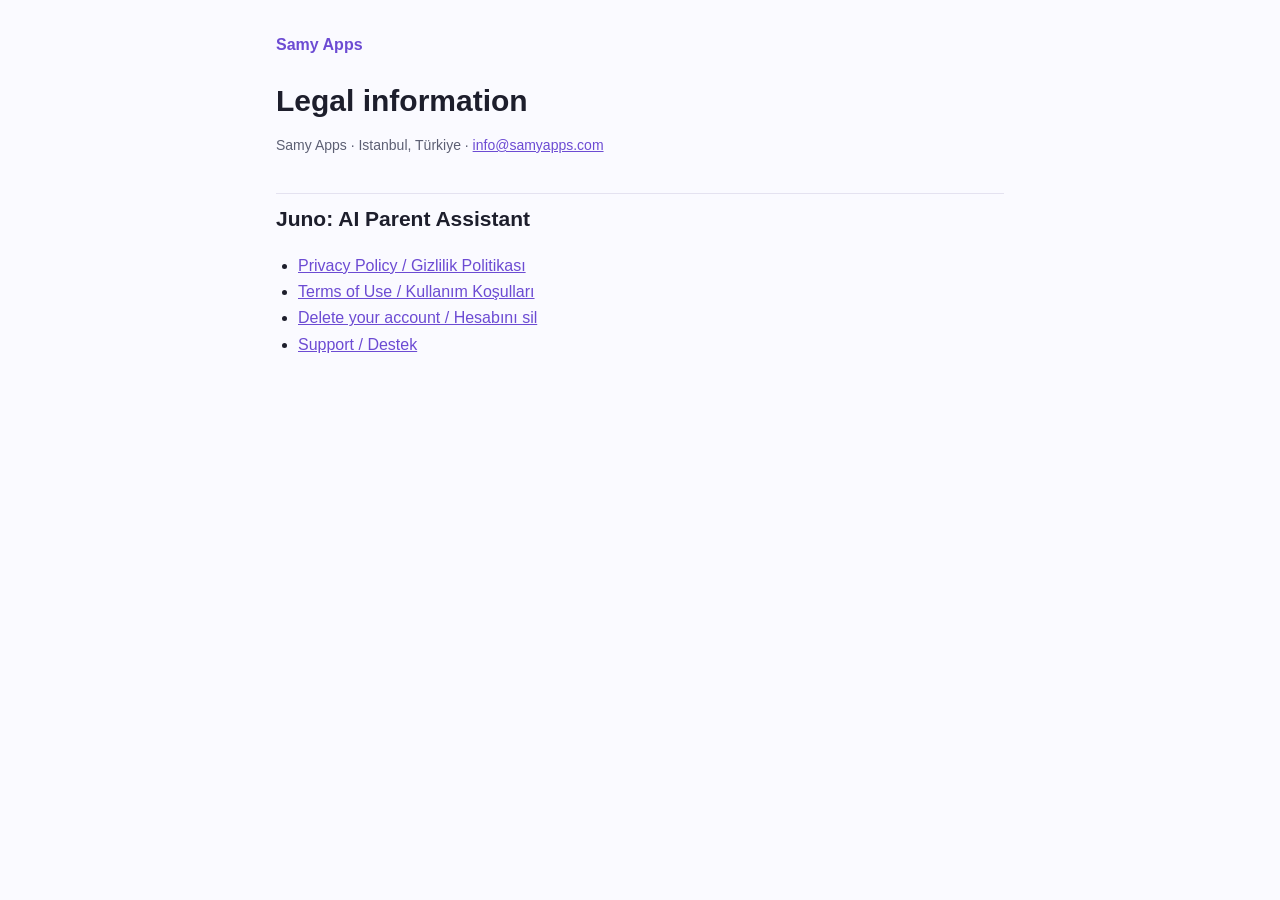
<file: index.html>
<!doctype html>
<html lang="en">
<head>
<meta charset="utf-8">
<meta name="viewport" content="width=device-width, initial-scale=1">
<title>Samy Apps – Legal</title>
<link rel="stylesheet" href="/style.css">
</head>
<body>
<main>
  <header><a class="brand" href="/">Samy Apps</a></header>
  <h1>Legal information</h1>
  <p class="meta">Samy Apps · Istanbul, Türkiye · <a href="mailto:info@samyapps.com">info@samyapps.com</a></p>

  <h2>Juno: AI Parent Assistant</h2>
  <ul>
    <li><a href="/juno/privacy/">Privacy Policy / Gizlilik Politikası</a></li>
    <li><a href="/juno/terms/">Terms of Use / Kullanım Koşulları</a></li>
    <li><a href="/juno/delete-account/">Delete your account / Hesabını sil</a></li>
    <li><a href="/juno/support/">Support / Destek</a></li>
  </ul>
</main>
</body>
</html>
</file>
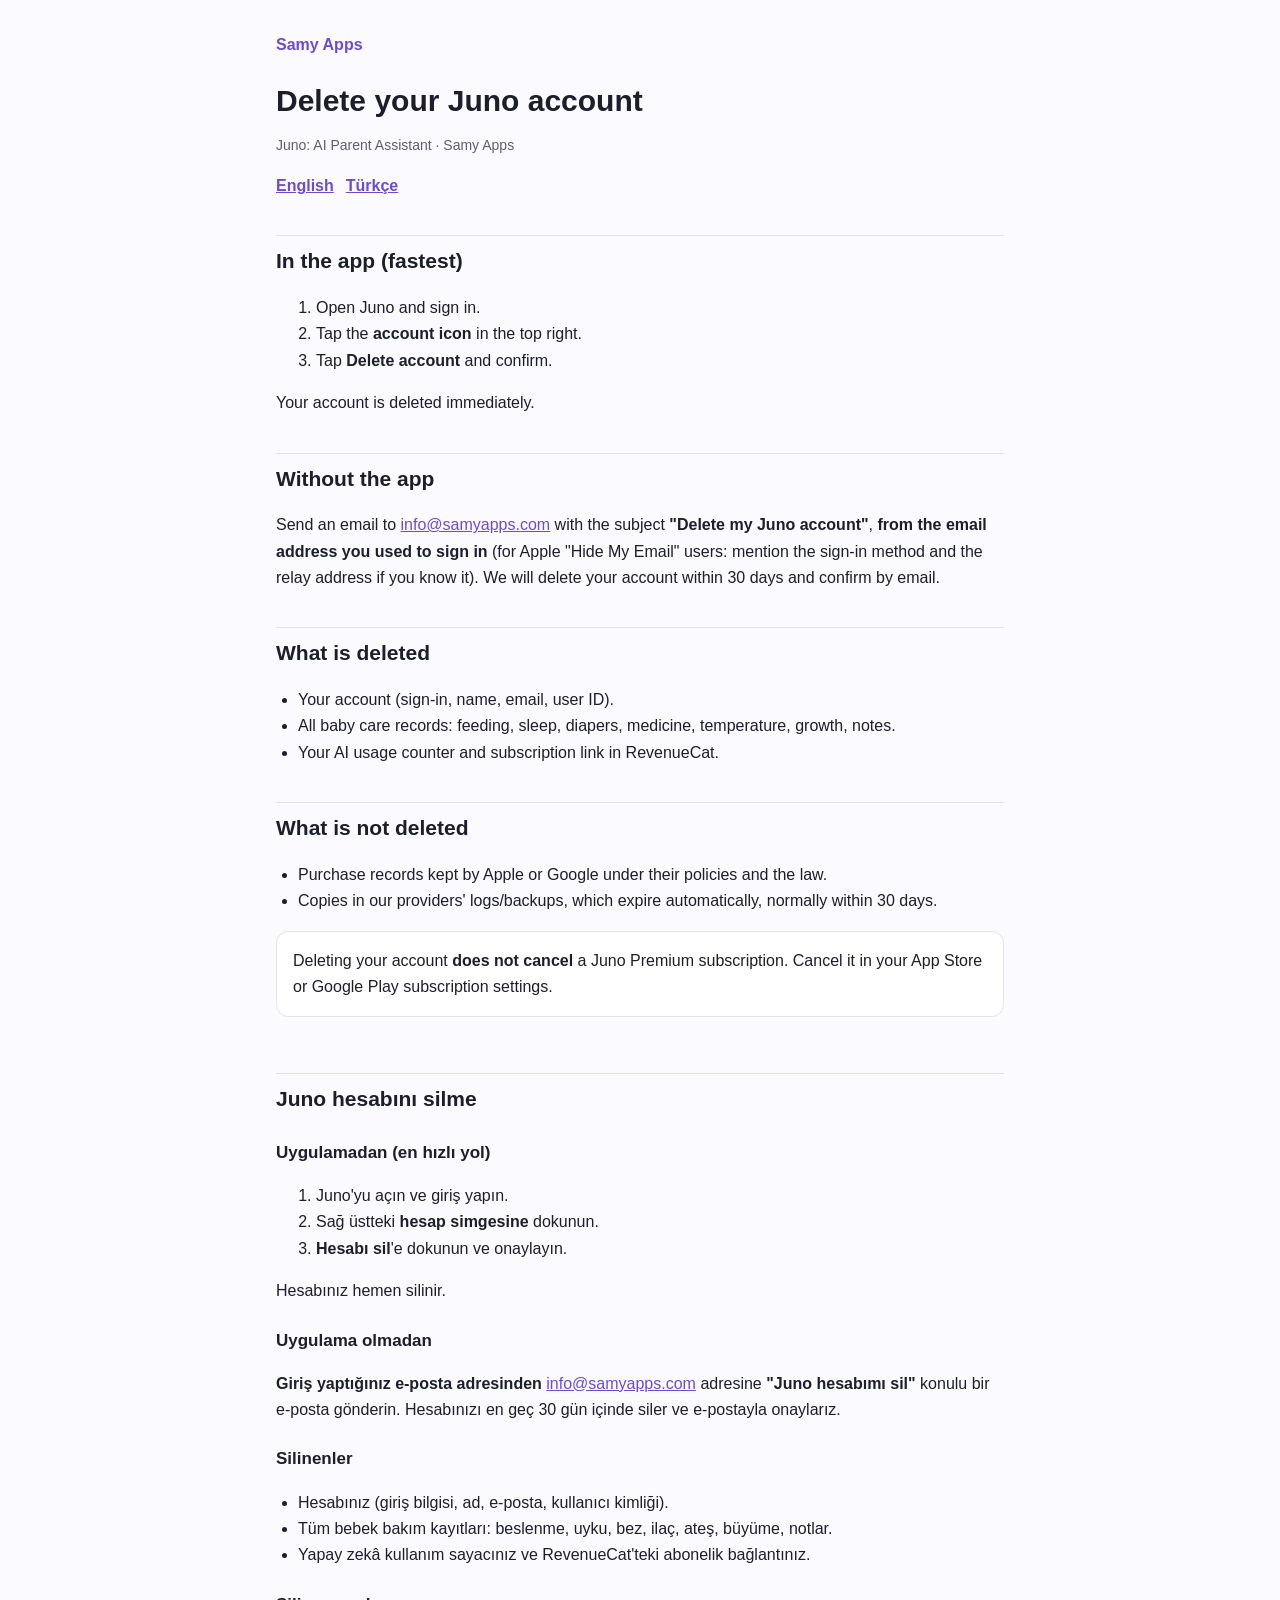
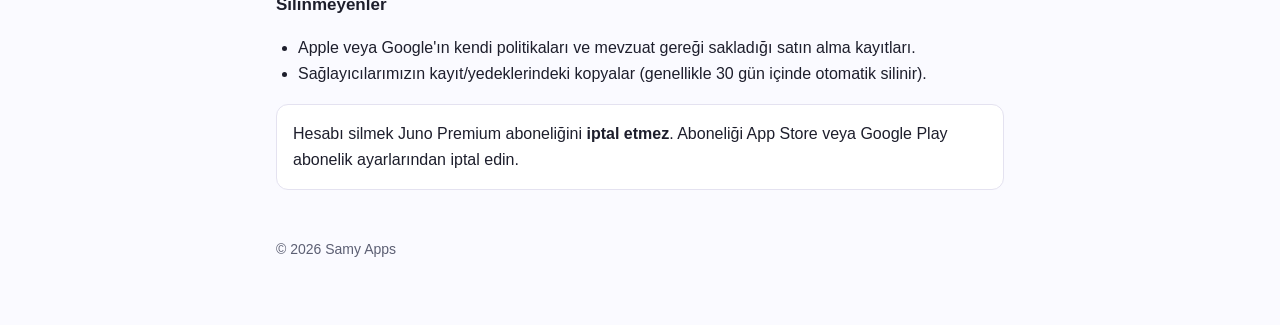
<file: juno/delete-account/index.html>
<!doctype html>
<html lang="en">
<head>
<meta charset="utf-8">
<meta name="viewport" content="width=device-width, initial-scale=1">
<title>Juno – Delete Account</title>
<link rel="stylesheet" href="/style.css">
</head>
<body>
<main>
  <header><a class="brand" href="/">Samy Apps</a></header>
  <h1>Delete your Juno account</h1>
  <p class="meta">Juno: AI Parent Assistant · Samy Apps</p>
  <nav class="lang"><a href="#en">English</a><a href="#tr">Türkçe</a></nav>

  <section id="en" lang="en">
  <h2>In the app (fastest)</h2>
  <ol>
    <li>Open Juno and sign in.</li>
    <li>Tap the <strong>account icon</strong> in the top right.</li>
    <li>Tap <strong>Delete account</strong> and confirm.</li>
  </ol>
  <p>Your account is deleted immediately.</p>

  <h2>Without the app</h2>
  <p>Send an email to <a href="mailto:info@samyapps.com?subject=Delete%20my%20Juno%20account">info@samyapps.com</a>
  with the subject <strong>"Delete my Juno account"</strong>, <strong>from the email address you used to sign
  in</strong> (for Apple "Hide My Email" users: mention the sign-in method and the relay address if you know
  it). We will delete your account within 30 days and confirm by email.</p>

  <h2>What is deleted</h2>
  <ul>
    <li>Your account (sign-in, name, email, user ID).</li>
    <li>All baby care records: feeding, sleep, diapers, medicine, temperature, growth, notes.</li>
    <li>Your AI usage counter and subscription link in RevenueCat.</li>
  </ul>
  <h2>What is not deleted</h2>
  <ul>
    <li>Purchase records kept by Apple or Google under their policies and the law.</li>
    <li>Copies in our providers' logs/backups, which expire automatically, normally within 30 days.</li>
  </ul>
  <div class="box">Deleting your account <strong>does not cancel</strong> a Juno Premium subscription. Cancel it
  in your App Store or Google Play subscription settings.</div>
  </section>

  <section id="tr" lang="tr">
  <h2 style="margin-top:56px">Juno hesabını silme</h2>
  <h3>Uygulamadan (en hızlı yol)</h3>
  <ol>
    <li>Juno'yu açın ve giriş yapın.</li>
    <li>Sağ üstteki <strong>hesap simgesine</strong> dokunun.</li>
    <li><strong>Hesabı sil</strong>'e dokunun ve onaylayın.</li>
  </ol>
  <p>Hesabınız hemen silinir.</p>

  <h3>Uygulama olmadan</h3>
  <p><strong>Giriş yaptığınız e-posta adresinden</strong>
  <a href="mailto:info@samyapps.com?subject=Juno%20hesab%C4%B1m%C4%B1%20sil">info@samyapps.com</a> adresine
  <strong>"Juno hesabımı sil"</strong> konulu bir e-posta gönderin. Hesabınızı en geç 30 gün içinde siler ve
  e-postayla onaylarız.</p>

  <h3>Silinenler</h3>
  <ul>
    <li>Hesabınız (giriş bilgisi, ad, e-posta, kullanıcı kimliği).</li>
    <li>Tüm bebek bakım kayıtları: beslenme, uyku, bez, ilaç, ateş, büyüme, notlar.</li>
    <li>Yapay zekâ kullanım sayacınız ve RevenueCat'teki abonelik bağlantınız.</li>
  </ul>
  <h3>Silinmeyenler</h3>
  <ul>
    <li>Apple veya Google'ın kendi politikaları ve mevzuat gereği sakladığı satın alma kayıtları.</li>
    <li>Sağlayıcılarımızın kayıt/yedeklerindeki kopyalar (genellikle 30 gün içinde otomatik silinir).</li>
  </ul>
  <div class="box">Hesabı silmek Juno Premium aboneliğini <strong>iptal etmez</strong>. Aboneliği App Store veya
  Google Play abonelik ayarlarından iptal edin.</div>
  </section>

  <footer>© 2026 Samy Apps</footer>
</main>
</body>
</html>
</file>
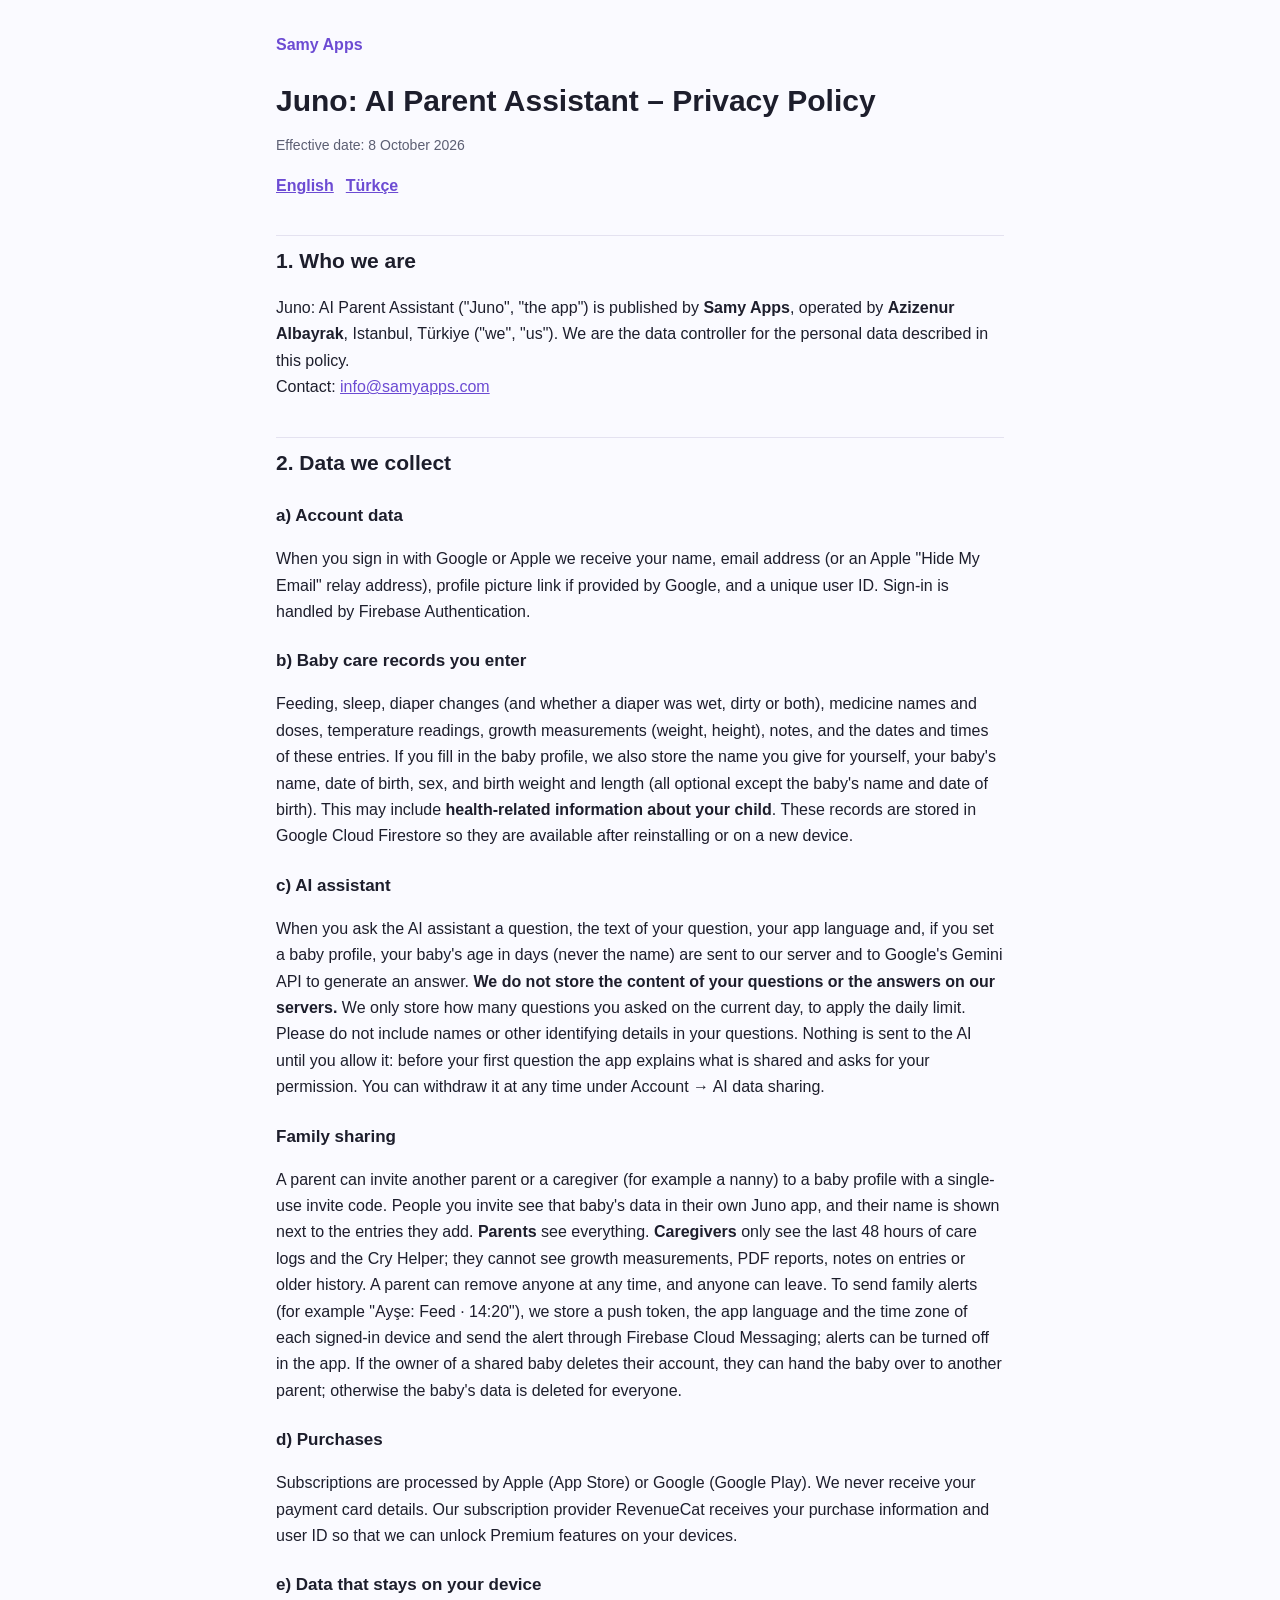
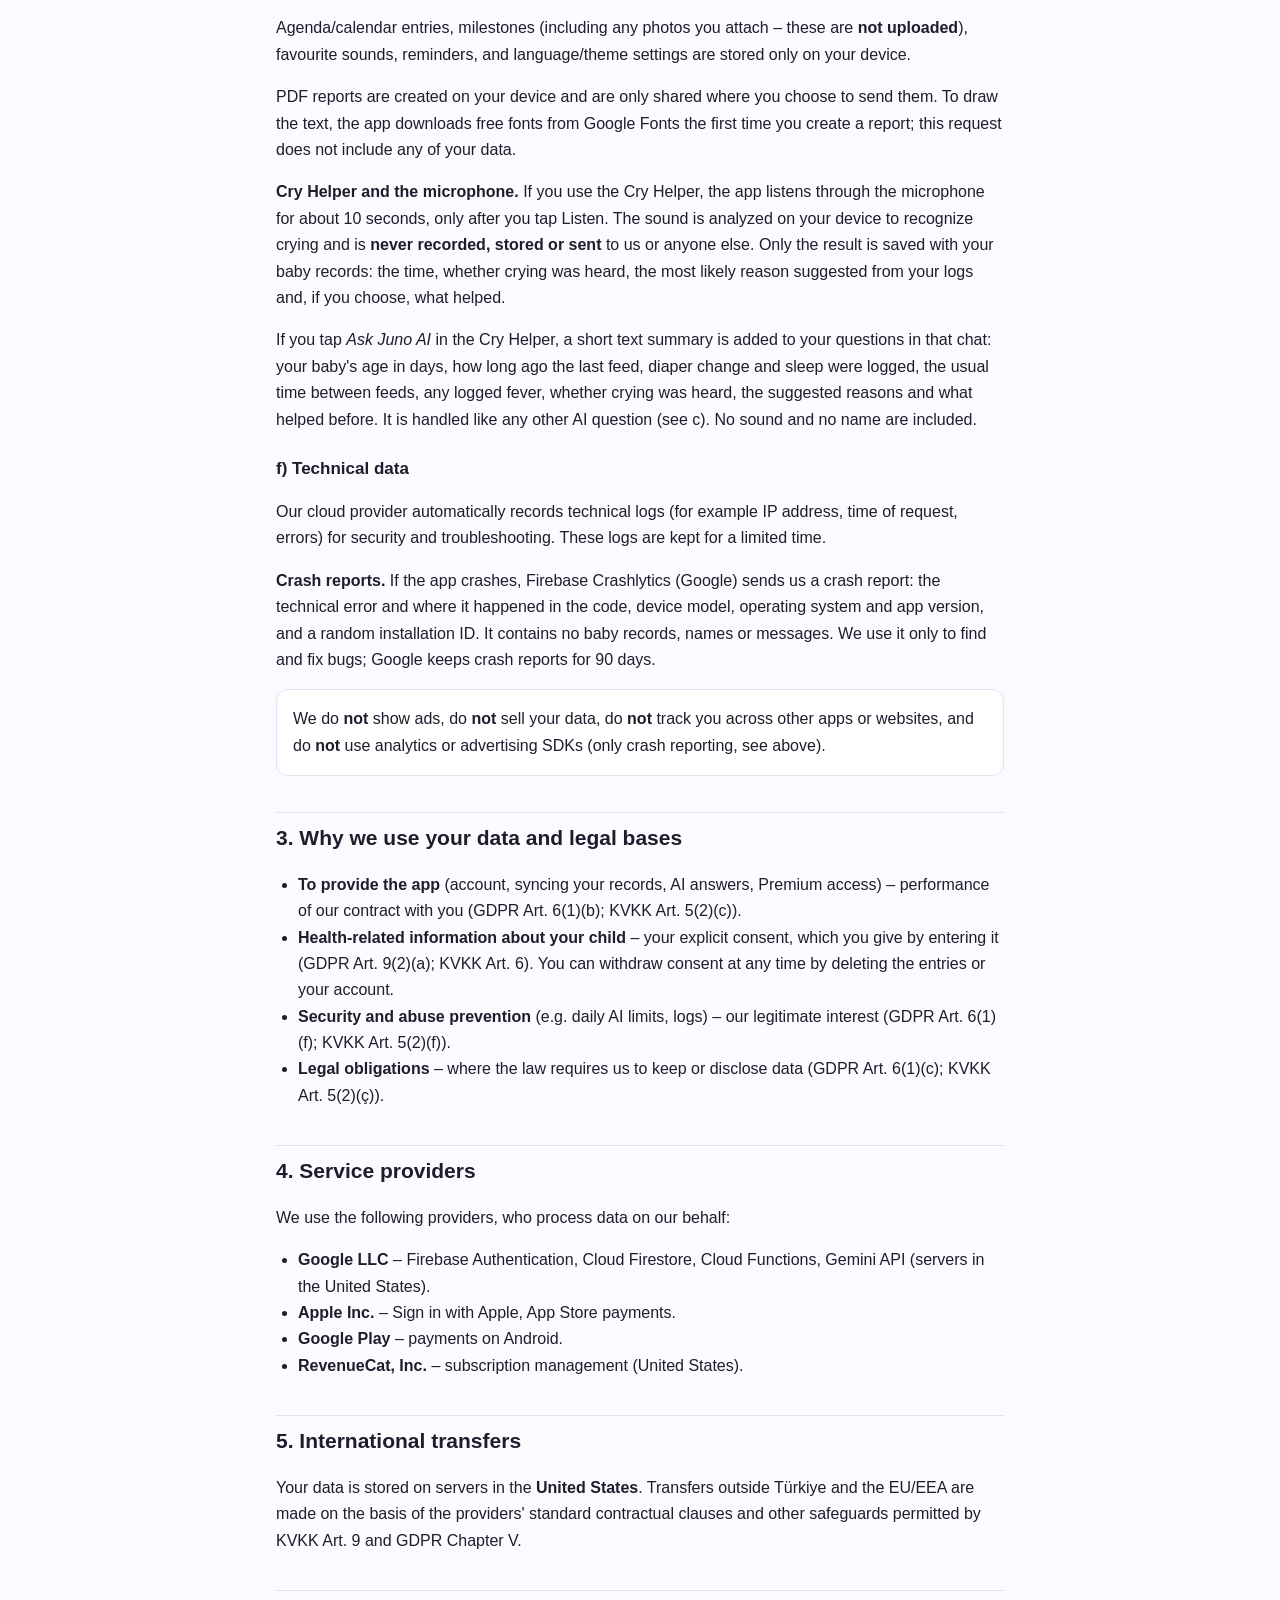
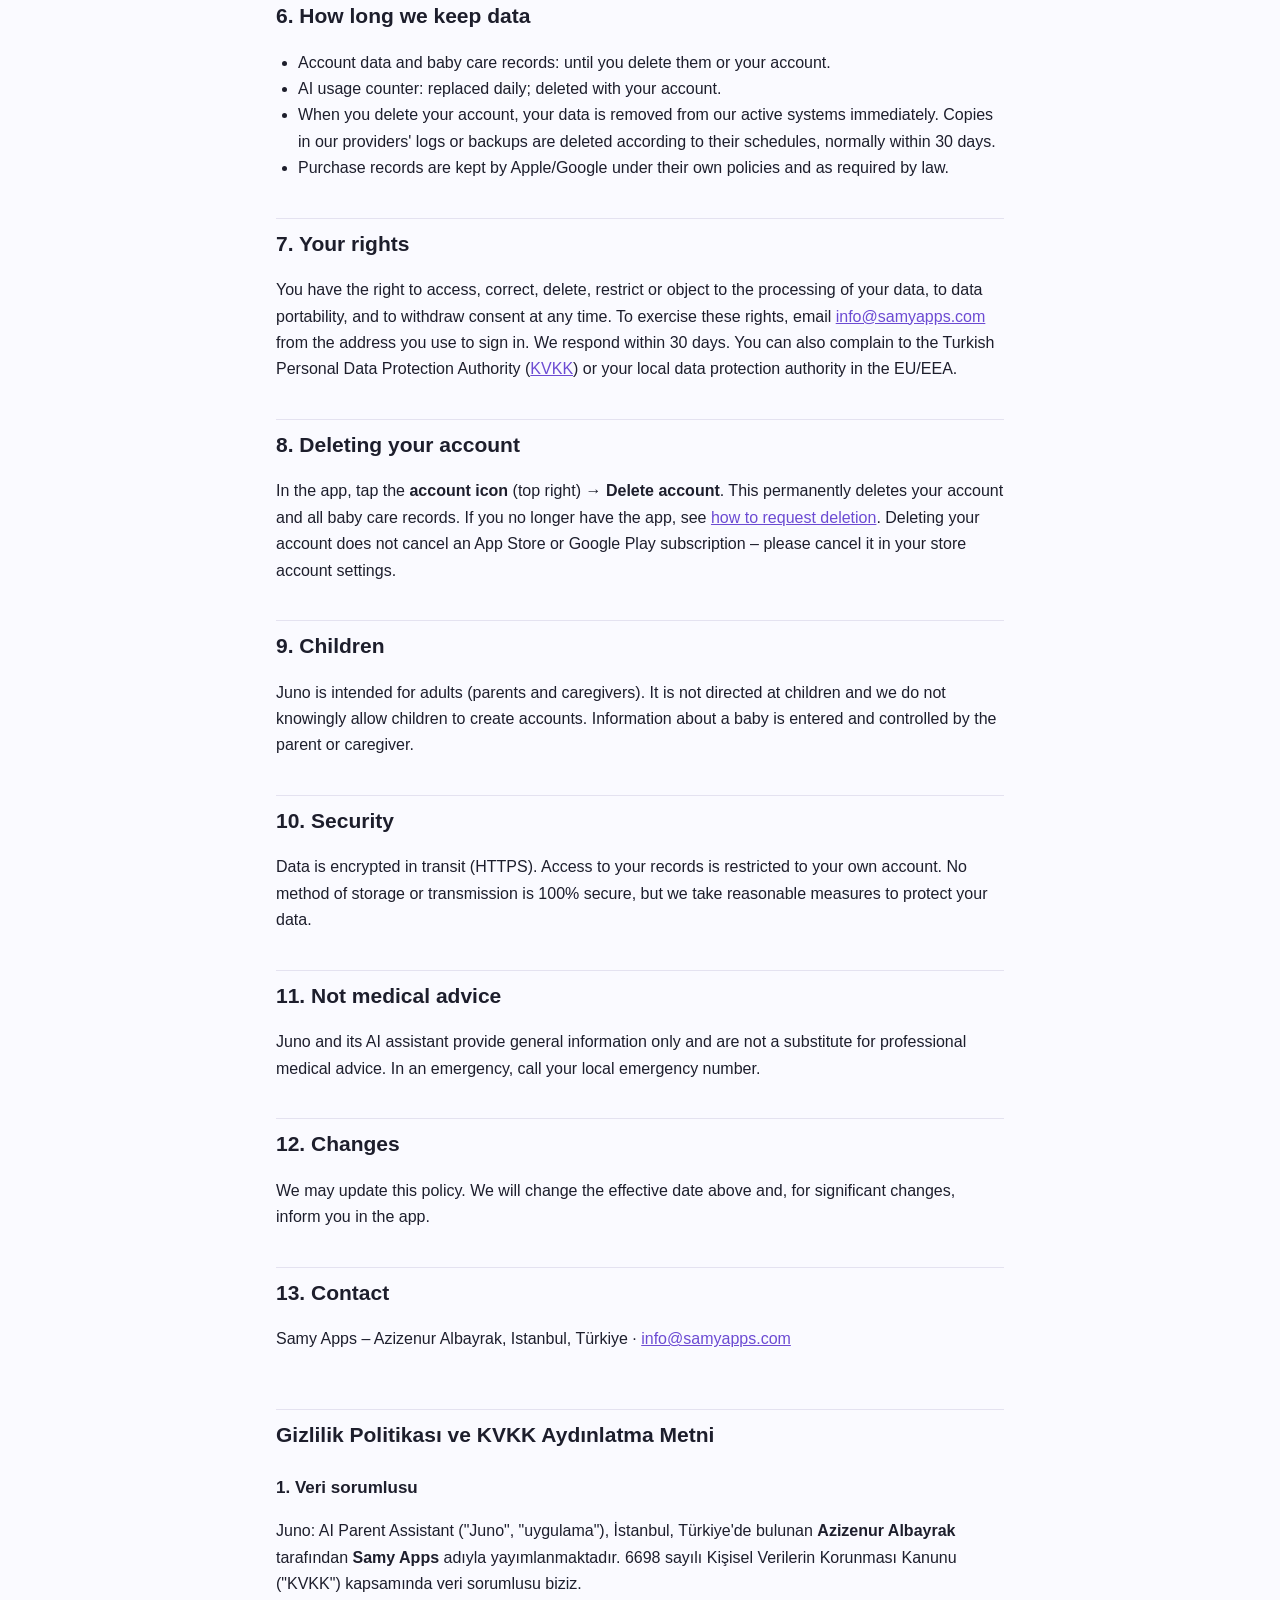
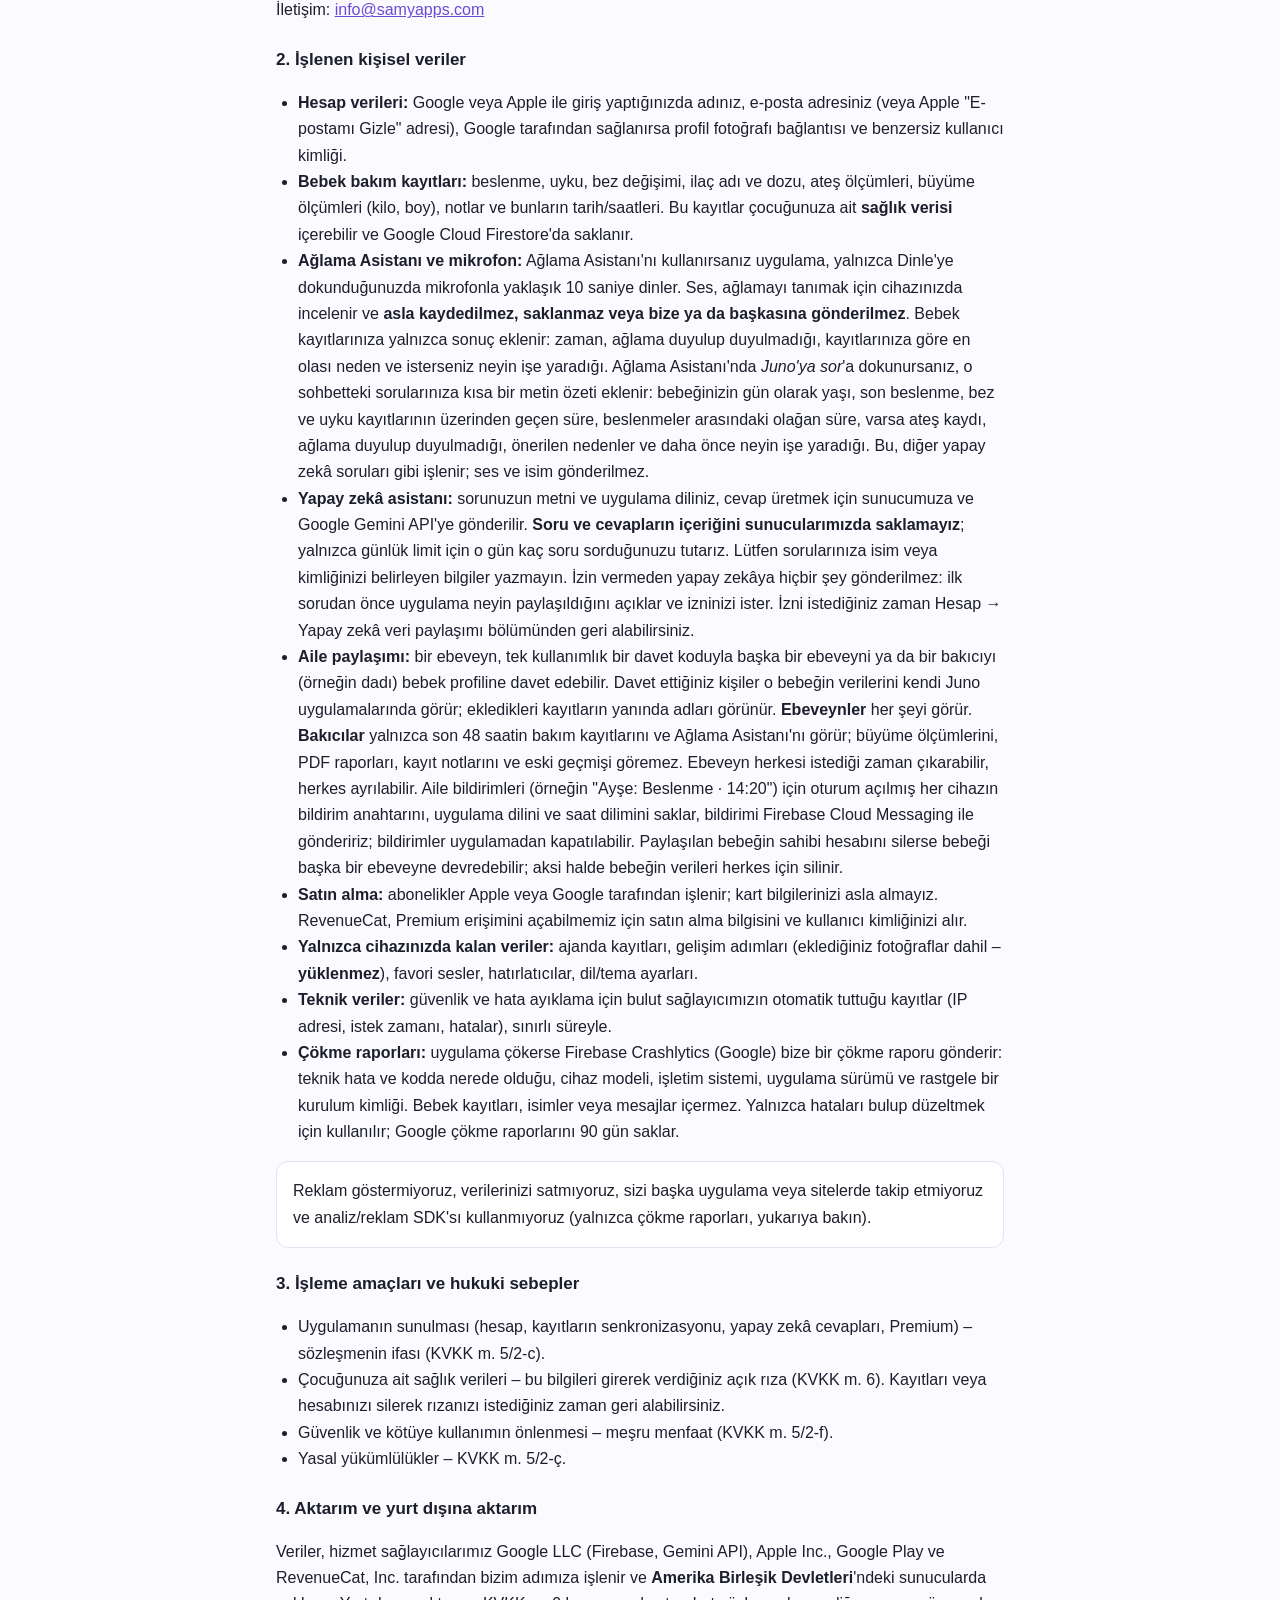
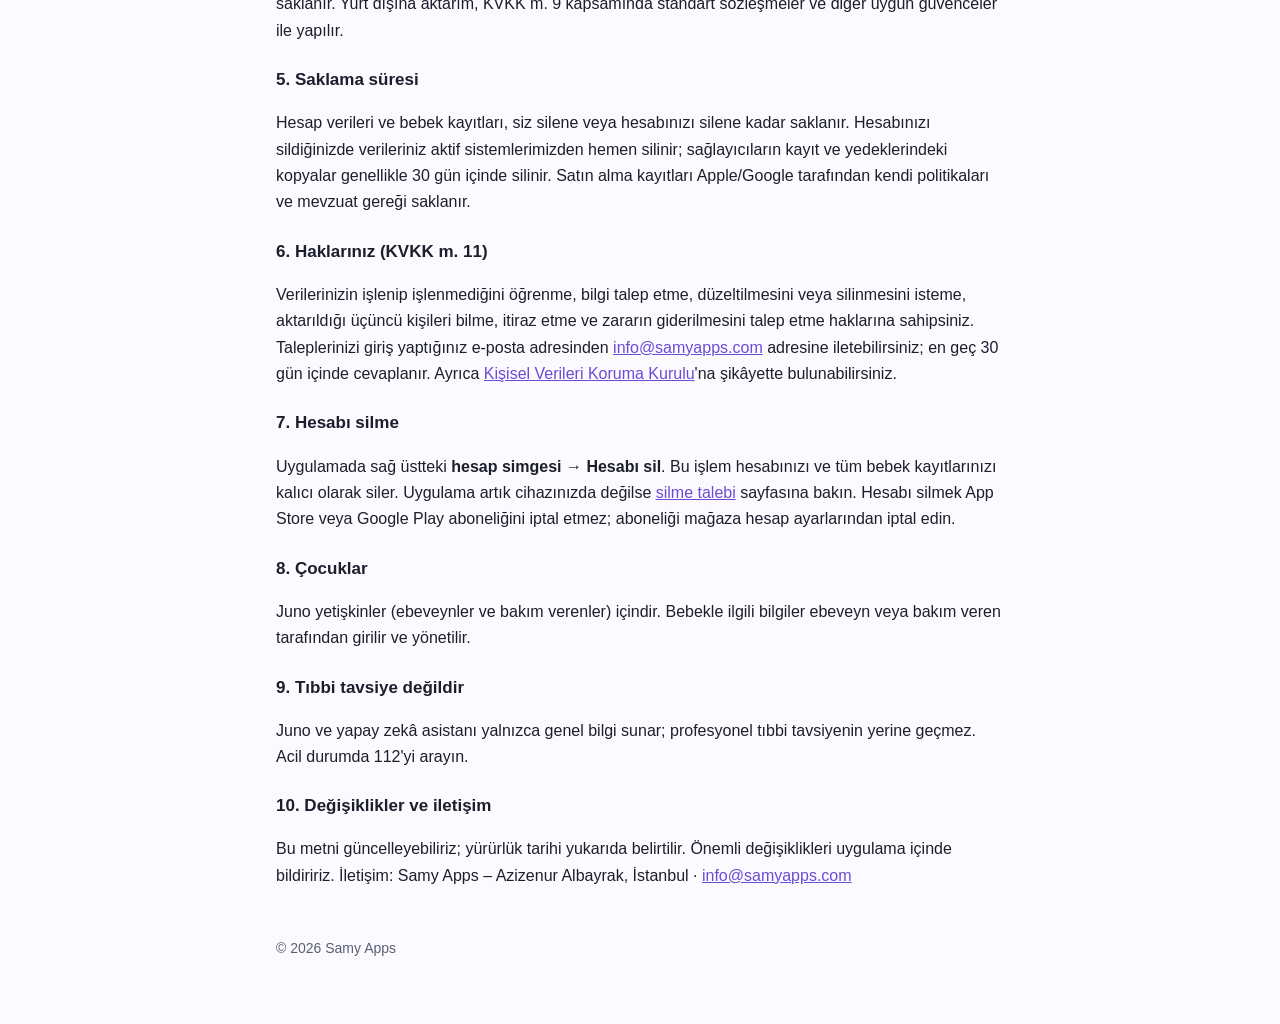
<file: juno/privacy/index.html>
<!doctype html>
<html lang="en">
<head>
<meta charset="utf-8">
<meta name="viewport" content="width=device-width, initial-scale=1">
<title>Juno – Privacy Policy</title>
<link rel="stylesheet" href="/style.css">
</head>
<body>
<main>
  <header><a class="brand" href="/">Samy Apps</a></header>
  <h1>Juno: AI Parent Assistant – Privacy Policy</h1>
  <p class="meta">Effective date: 8 October 2026</p>
  <nav class="lang"><a href="#en">English</a><a href="#tr">Türkçe</a></nav>

  <!-- ===================== ENGLISH ===================== -->
  <section id="en" lang="en">
  <h2>1. Who we are</h2>
  <p>Juno: AI Parent Assistant ("Juno", "the app") is published by <strong>Samy Apps</strong>, operated by
  <strong>Azizenur Albayrak</strong>, Istanbul, Türkiye ("we", "us"). We are the data controller for the
  personal data described in this policy.<br>
  Contact: <a href="mailto:info@samyapps.com">info@samyapps.com</a></p>

  <h2>2. Data we collect</h2>
  <h3>a) Account data</h3>
  <p>When you sign in with Google or Apple we receive your name, email address (or an Apple "Hide My Email"
  relay address), profile picture link if provided by Google, and a unique user ID. Sign-in is handled by
  Firebase Authentication.</p>

  <h3>b) Baby care records you enter</h3>
  <p>Feeding, sleep, diaper changes (and whether a diaper was wet, dirty or both), medicine names and doses,
  temperature readings, growth measurements (weight, height), notes, and the dates and times of these entries.
  If you fill in the baby profile, we also store the name you give for yourself, your baby's name, date of
  birth, sex, and birth weight and length (all optional except the baby's name and date of birth). This may include
  <strong>health-related information about your child</strong>. These records are stored in Google Cloud
  Firestore so they are available after reinstalling or on a new device.</p>

  <h3>c) AI assistant</h3>
  <p>When you ask the AI assistant a question, the text of your question, your app language and, if you set
  a baby profile, your baby's age in days (never the name) are sent to our server and to Google's Gemini API
  to generate an answer. <strong>We do not store the content of your
  questions or the answers on our servers.</strong> We only store how many questions you asked on the current
  day, to apply the daily limit. Please do not include names or other identifying details in your questions.
  Nothing is sent to the AI until you allow it: before your first question the app explains what is shared
  and asks for your permission. You can withdraw it at any time under Account → AI data sharing.</p>

  <h3>Family sharing</h3>
  <p>A parent can invite another parent or a caregiver (for example a nanny) to a baby profile with a
  single-use invite code. People you invite see that baby's data in their own Juno app, and their name is
  shown next to the entries they add. <strong>Parents</strong> see everything. <strong>Caregivers</strong> only
  see the last 48 hours of care logs and the Cry Helper; they cannot see growth measurements, PDF reports,
  notes on entries or older history. A parent can remove anyone at any time, and anyone can leave. To send
  family alerts (for example "Ayşe: Feed · 14:20"), we store a push token, the app language and the time
  zone of each signed-in device and send the alert through Firebase Cloud Messaging; alerts can be turned
  off in the app. If the owner of a shared baby deletes their account, they can hand the baby over to another
  parent; otherwise the baby's data is deleted for everyone.</p>

  <h3>d) Purchases</h3>
  <p>Subscriptions are processed by Apple (App Store) or Google (Google Play). We never receive your payment
  card details. Our subscription provider RevenueCat receives your purchase information and user ID so that
  we can unlock Premium features on your devices.</p>

  <h3>e) Data that stays on your device</h3>
  <p>Agenda/calendar entries, milestones (including any photos you attach – these are <strong>not
  uploaded</strong>), favourite sounds, reminders, and language/theme settings are stored only on your
  device.</p>
  <p>PDF reports are created on your device and are only shared where you choose to send them. To draw
  the text, the app downloads free fonts from Google Fonts the first time you create a report; this request
  does not include any of your data.</p>
  <p><strong>Cry Helper and the microphone.</strong> If you use the Cry Helper, the app listens through the
  microphone for about 10 seconds, only after you tap Listen. The sound is analyzed on your device to
  recognize crying and is <strong>never recorded, stored or sent</strong> to us or anyone else. Only the
  result is saved with your baby records: the time, whether crying was heard, the most likely reason
  suggested from your logs and, if you choose, what helped.</p>
  <p>If you tap <em>Ask Juno AI</em> in the Cry Helper, a short text summary is added to your questions in
  that chat: your baby's age in days, how long ago the last feed, diaper change and sleep were logged, the
  usual time between feeds, any logged fever, whether crying was heard, the suggested reasons and what helped
  before. It is handled like any other AI question (see c). No sound and
  no name are included.</p>

  <h3>f) Technical data</h3>
  <p>Our cloud provider automatically records technical logs (for example IP address, time of request,
  errors) for security and troubleshooting. These logs are kept for a limited time.</p>
  <p><strong>Crash reports.</strong> If the app crashes, Firebase Crashlytics (Google) sends us a crash
  report: the technical error and where it happened in the code, device model, operating system and app
  version, and a random installation ID. It contains no baby records, names or messages. We use it only to
  find and fix bugs; Google keeps crash reports for 90 days.</p>

  <div class="box">We do <strong>not</strong> show ads, do <strong>not</strong> sell your data, do
  <strong>not</strong> track you across other apps or websites, and do <strong>not</strong> use analytics
  or advertising SDKs (only crash reporting, see above).</div>

  <h2>3. Why we use your data and legal bases</h2>
  <ul>
    <li><strong>To provide the app</strong> (account, syncing your records, AI answers, Premium access) –
    performance of our contract with you (GDPR Art. 6(1)(b); KVKK Art. 5(2)(c)).</li>
    <li><strong>Health-related information about your child</strong> – your explicit consent, which you give
    by entering it (GDPR Art. 9(2)(a); KVKK Art. 6). You can withdraw consent at any time by deleting the
    entries or your account.</li>
    <li><strong>Security and abuse prevention</strong> (e.g. daily AI limits, logs) – our legitimate interest
    (GDPR Art. 6(1)(f); KVKK Art. 5(2)(f)).</li>
    <li><strong>Legal obligations</strong> – where the law requires us to keep or disclose data
    (GDPR Art. 6(1)(c); KVKK Art. 5(2)(ç)).</li>
  </ul>

  <h2>4. Service providers</h2>
  <p>We use the following providers, who process data on our behalf:</p>
  <ul>
    <li><strong>Google LLC</strong> – Firebase Authentication, Cloud Firestore, Cloud Functions, Gemini API
    (servers in the United States).</li>
    <li><strong>Apple Inc.</strong> – Sign in with Apple, App Store payments.</li>
    <li><strong>Google Play</strong> – payments on Android.</li>
    <li><strong>RevenueCat, Inc.</strong> – subscription management (United States).</li>
  </ul>

  <h2>5. International transfers</h2>
  <p>Your data is stored on servers in the <strong>United States</strong>. Transfers outside Türkiye and the
  EU/EEA are made on the basis of the providers' standard contractual clauses and other safeguards permitted
  by KVKK Art. 9 and GDPR Chapter V.</p>

  <h2>6. How long we keep data</h2>
  <ul>
    <li>Account data and baby care records: until you delete them or your account.</li>
    <li>AI usage counter: replaced daily; deleted with your account.</li>
    <li>When you delete your account, your data is removed from our active systems immediately. Copies in
    our providers' logs or backups are deleted according to their schedules, normally within 30 days.</li>
    <li>Purchase records are kept by Apple/Google under their own policies and as required by law.</li>
  </ul>

  <h2>7. Your rights</h2>
  <p>You have the right to access, correct, delete, restrict or object to the processing of your data, to
  data portability, and to withdraw consent at any time. To exercise these rights, email
  <a href="mailto:info@samyapps.com">info@samyapps.com</a> from the address you use to sign in. We respond
  within 30 days. You can also complain to the Turkish Personal Data Protection Authority
  (<a href="https://www.kvkk.gov.tr">KVKK</a>) or your local data protection authority in the EU/EEA.</p>

  <h2>8. Deleting your account</h2>
  <p>In the app, tap the <strong>account icon</strong> (top right) → <strong>Delete account</strong>.
  This permanently deletes your account and all baby care records. If you no longer have the app, see
  <a href="/juno/delete-account/">how to request deletion</a>. Deleting your account does not cancel an
  App Store or Google Play subscription – please cancel it in your store account settings.</p>

  <h2>9. Children</h2>
  <p>Juno is intended for adults (parents and caregivers). It is not directed at children and we do not
  knowingly allow children to create accounts. Information about a baby is entered and controlled by the
  parent or caregiver.</p>

  <h2>10. Security</h2>
  <p>Data is encrypted in transit (HTTPS). Access to your records is restricted to your own account. No
  method of storage or transmission is 100% secure, but we take reasonable measures to protect your data.</p>

  <h2>11. Not medical advice</h2>
  <p>Juno and its AI assistant provide general information only and are not a substitute for professional
  medical advice. In an emergency, call your local emergency number.</p>

  <h2>12. Changes</h2>
  <p>We may update this policy. We will change the effective date above and, for significant changes,
  inform you in the app.</p>

  <h2>13. Contact</h2>
  <p>Samy Apps – Azizenur Albayrak, Istanbul, Türkiye ·
  <a href="mailto:info@samyapps.com">info@samyapps.com</a></p>
  </section>

  <!-- ===================== TÜRKÇE ===================== -->
  <section id="tr" lang="tr">
  <h2 style="margin-top:56px">Gizlilik Politikası ve KVKK Aydınlatma Metni</h2>

  <h3>1. Veri sorumlusu</h3>
  <p>Juno: AI Parent Assistant ("Juno", "uygulama"), İstanbul, Türkiye'de bulunan <strong>Azizenur
  Albayrak</strong> tarafından <strong>Samy Apps</strong> adıyla yayımlanmaktadır. 6698 sayılı Kişisel
  Verilerin Korunması Kanunu ("KVKK") kapsamında veri sorumlusu biziz.<br>
  İletişim: <a href="mailto:info@samyapps.com">info@samyapps.com</a></p>

  <h3>2. İşlenen kişisel veriler</h3>
  <ul>
    <li><strong>Hesap verileri:</strong> Google veya Apple ile giriş yaptığınızda adınız, e-posta adresiniz
    (veya Apple "E-postamı Gizle" adresi), Google tarafından sağlanırsa profil fotoğrafı bağlantısı ve benzersiz
    kullanıcı kimliği.</li>
    <li><strong>Bebek bakım kayıtları:</strong> beslenme, uyku, bez değişimi, ilaç adı ve dozu, ateş ölçümleri,
    büyüme ölçümleri (kilo, boy), notlar ve bunların tarih/saatleri. Bu kayıtlar çocuğunuza ait <strong>sağlık
    verisi</strong> içerebilir ve Google Cloud Firestore'da saklanır.</li>
    <li><strong>Ağlama Asistanı ve mikrofon:</strong> Ağlama Asistanı'nı kullanırsanız uygulama, yalnızca
    Dinle'ye dokunduğunuzda mikrofonla yaklaşık 10 saniye dinler. Ses, ağlamayı tanımak için cihazınızda
    incelenir ve <strong>asla kaydedilmez, saklanmaz veya bize ya da başkasına gönderilmez</strong>. Bebek
    kayıtlarınıza yalnızca sonuç eklenir: zaman, ağlama duyulup duyulmadığı, kayıtlarınıza göre en olası
    neden ve isterseniz neyin işe yaradığı. Ağlama Asistanı'nda <em>Juno'ya sor</em>'a dokunursanız, o
    sohbetteki sorularınıza kısa bir metin özeti eklenir: bebeğinizin gün olarak yaşı, son beslenme, bez ve
    uyku kayıtlarının üzerinden geçen süre, beslenmeler arasındaki olağan süre, varsa ateş
    kaydı, ağlama duyulup duyulmadığı, önerilen nedenler ve daha önce neyin işe yaradığı. Bu, diğer yapay zekâ
    soruları gibi işlenir; ses ve isim gönderilmez.</li>
    <li><strong>Yapay zekâ asistanı:</strong> sorunuzun metni ve uygulama diliniz, cevap üretmek için
    sunucumuza ve Google Gemini API'ye gönderilir. <strong>Soru ve cevapların içeriğini sunucularımızda
    saklamayız</strong>; yalnızca günlük limit için o gün kaç soru sorduğunuzu tutarız. Lütfen sorularınıza
    isim veya kimliğinizi belirleyen bilgiler yazmayın. İzin vermeden yapay zekâya hiçbir şey gönderilmez: ilk
    sorudan önce uygulama neyin paylaşıldığını açıklar ve izninizi ister. İzni istediğiniz zaman Hesap → Yapay
    zekâ veri paylaşımı bölümünden geri alabilirsiniz.</li>
    <li><strong>Aile paylaşımı:</strong> bir ebeveyn, tek kullanımlık bir davet koduyla başka bir ebeveyni ya da
    bir bakıcıyı (örneğin dadı) bebek profiline davet edebilir. Davet ettiğiniz kişiler o bebeğin verilerini kendi
    Juno uygulamalarında görür; ekledikleri kayıtların yanında adları görünür. <strong>Ebeveynler</strong> her şeyi
    görür. <strong>Bakıcılar</strong> yalnızca son 48 saatin bakım kayıtlarını ve Ağlama Asistanı'nı görür; büyüme
    ölçümlerini, PDF raporları, kayıt notlarını ve eski geçmişi göremez. Ebeveyn herkesi istediği zaman
    çıkarabilir, herkes ayrılabilir. Aile bildirimleri (örneğin "Ayşe: Beslenme · 14:20") için oturum açılmış her
    cihazın bildirim anahtarını, uygulama dilini ve saat dilimini saklar, bildirimi Firebase Cloud Messaging ile
    göndeririz; bildirimler uygulamadan kapatılabilir. Paylaşılan bebeğin sahibi hesabını silerse bebeği başka bir
    ebeveyne devredebilir; aksi halde bebeğin verileri herkes için silinir.</li>
    <li><strong>Satın alma:</strong> abonelikler Apple veya Google tarafından işlenir; kart bilgilerinizi
    asla almayız. RevenueCat, Premium erişimini açabilmemiz için satın alma bilgisini ve kullanıcı kimliğinizi
    alır.</li>
    <li><strong>Yalnızca cihazınızda kalan veriler:</strong> ajanda kayıtları, gelişim adımları (eklediğiniz
    fotoğraflar dahil – <strong>yüklenmez</strong>), favori sesler, hatırlatıcılar, dil/tema ayarları.</li>
    <li><strong>Teknik veriler:</strong> güvenlik ve hata ayıklama için bulut sağlayıcımızın otomatik tuttuğu
    kayıtlar (IP adresi, istek zamanı, hatalar), sınırlı süreyle.</li>
    <li><strong>Çökme raporları:</strong> uygulama çökerse Firebase Crashlytics (Google) bize bir çökme raporu
    gönderir: teknik hata ve kodda nerede olduğu, cihaz modeli, işletim sistemi, uygulama sürümü ve rastgele bir
    kurulum kimliği. Bebek kayıtları, isimler veya mesajlar içermez. Yalnızca hataları bulup düzeltmek için
    kullanılır; Google çökme raporlarını 90 gün saklar.</li>
  </ul>
  <div class="box">Reklam göstermiyoruz, verilerinizi satmıyoruz, sizi başka uygulama veya sitelerde takip
  etmiyoruz ve analiz/reklam SDK'sı kullanmıyoruz (yalnızca çökme raporları, yukarıya bakın).</div>

  <h3>3. İşleme amaçları ve hukuki sebepler</h3>
  <ul>
    <li>Uygulamanın sunulması (hesap, kayıtların senkronizasyonu, yapay zekâ cevapları, Premium) – sözleşmenin
    ifası (KVKK m. 5/2-c).</li>
    <li>Çocuğunuza ait sağlık verileri – bu bilgileri girerek verdiğiniz açık rıza (KVKK m. 6). Kayıtları veya
    hesabınızı silerek rızanızı istediğiniz zaman geri alabilirsiniz.</li>
    <li>Güvenlik ve kötüye kullanımın önlenmesi – meşru menfaat (KVKK m. 5/2-f).</li>
    <li>Yasal yükümlülükler – KVKK m. 5/2-ç.</li>
  </ul>

  <h3>4. Aktarım ve yurt dışına aktarım</h3>
  <p>Veriler, hizmet sağlayıcılarımız Google LLC (Firebase, Gemini API), Apple Inc., Google Play ve
  RevenueCat, Inc. tarafından bizim adımıza işlenir ve <strong>Amerika Birleşik Devletleri</strong>'ndeki
  sunucularda saklanır. Yurt dışına aktarım, KVKK m. 9 kapsamında standart sözleşmeler ve diğer uygun
  güvenceler ile yapılır.</p>

  <h3>5. Saklama süresi</h3>
  <p>Hesap verileri ve bebek kayıtları, siz silene veya hesabınızı silene kadar saklanır. Hesabınızı
  sildiğinizde verileriniz aktif sistemlerimizden hemen silinir; sağlayıcıların kayıt ve yedeklerindeki
  kopyalar genellikle 30 gün içinde silinir. Satın alma kayıtları Apple/Google tarafından kendi politikaları
  ve mevzuat gereği saklanır.</p>

  <h3>6. Haklarınız (KVKK m. 11)</h3>
  <p>Verilerinizin işlenip işlenmediğini öğrenme, bilgi talep etme, düzeltilmesini veya silinmesini isteme,
  aktarıldığı üçüncü kişileri bilme, itiraz etme ve zararın giderilmesini talep etme haklarına sahipsiniz.
  Taleplerinizi giriş yaptığınız e-posta adresinden <a href="mailto:info@samyapps.com">info@samyapps.com</a>
  adresine iletebilirsiniz; en geç 30 gün içinde cevaplanır. Ayrıca
  <a href="https://www.kvkk.gov.tr">Kişisel Verileri Koruma Kurulu</a>'na şikâyette bulunabilirsiniz.</p>

  <h3>7. Hesabı silme</h3>
  <p>Uygulamada sağ üstteki <strong>hesap simgesi</strong> → <strong>Hesabı sil</strong>. Bu işlem hesabınızı
  ve tüm bebek kayıtlarınızı kalıcı olarak siler. Uygulama artık cihazınızda değilse
  <a href="/juno/delete-account/#tr">silme talebi</a> sayfasına bakın. Hesabı silmek App Store veya Google Play
  aboneliğini iptal etmez; aboneliği mağaza hesap ayarlarından iptal edin.</p>

  <h3>8. Çocuklar</h3>
  <p>Juno yetişkinler (ebeveynler ve bakım verenler) içindir. Bebekle ilgili bilgiler ebeveyn veya bakım
  veren tarafından girilir ve yönetilir.</p>

  <h3>9. Tıbbi tavsiye değildir</h3>
  <p>Juno ve yapay zekâ asistanı yalnızca genel bilgi sunar; profesyonel tıbbi tavsiyenin yerine geçmez.
  Acil durumda 112'yi arayın.</p>

  <h3>10. Değişiklikler ve iletişim</h3>
  <p>Bu metni güncelleyebiliriz; yürürlük tarihi yukarıda belirtilir. Önemli değişiklikleri uygulama içinde
  bildiririz. İletişim: Samy Apps – Azizenur Albayrak, İstanbul ·
  <a href="mailto:info@samyapps.com">info@samyapps.com</a></p>
  </section>

  <footer>© 2026 Samy Apps</footer>
</main>
</body>
</html>
</file>
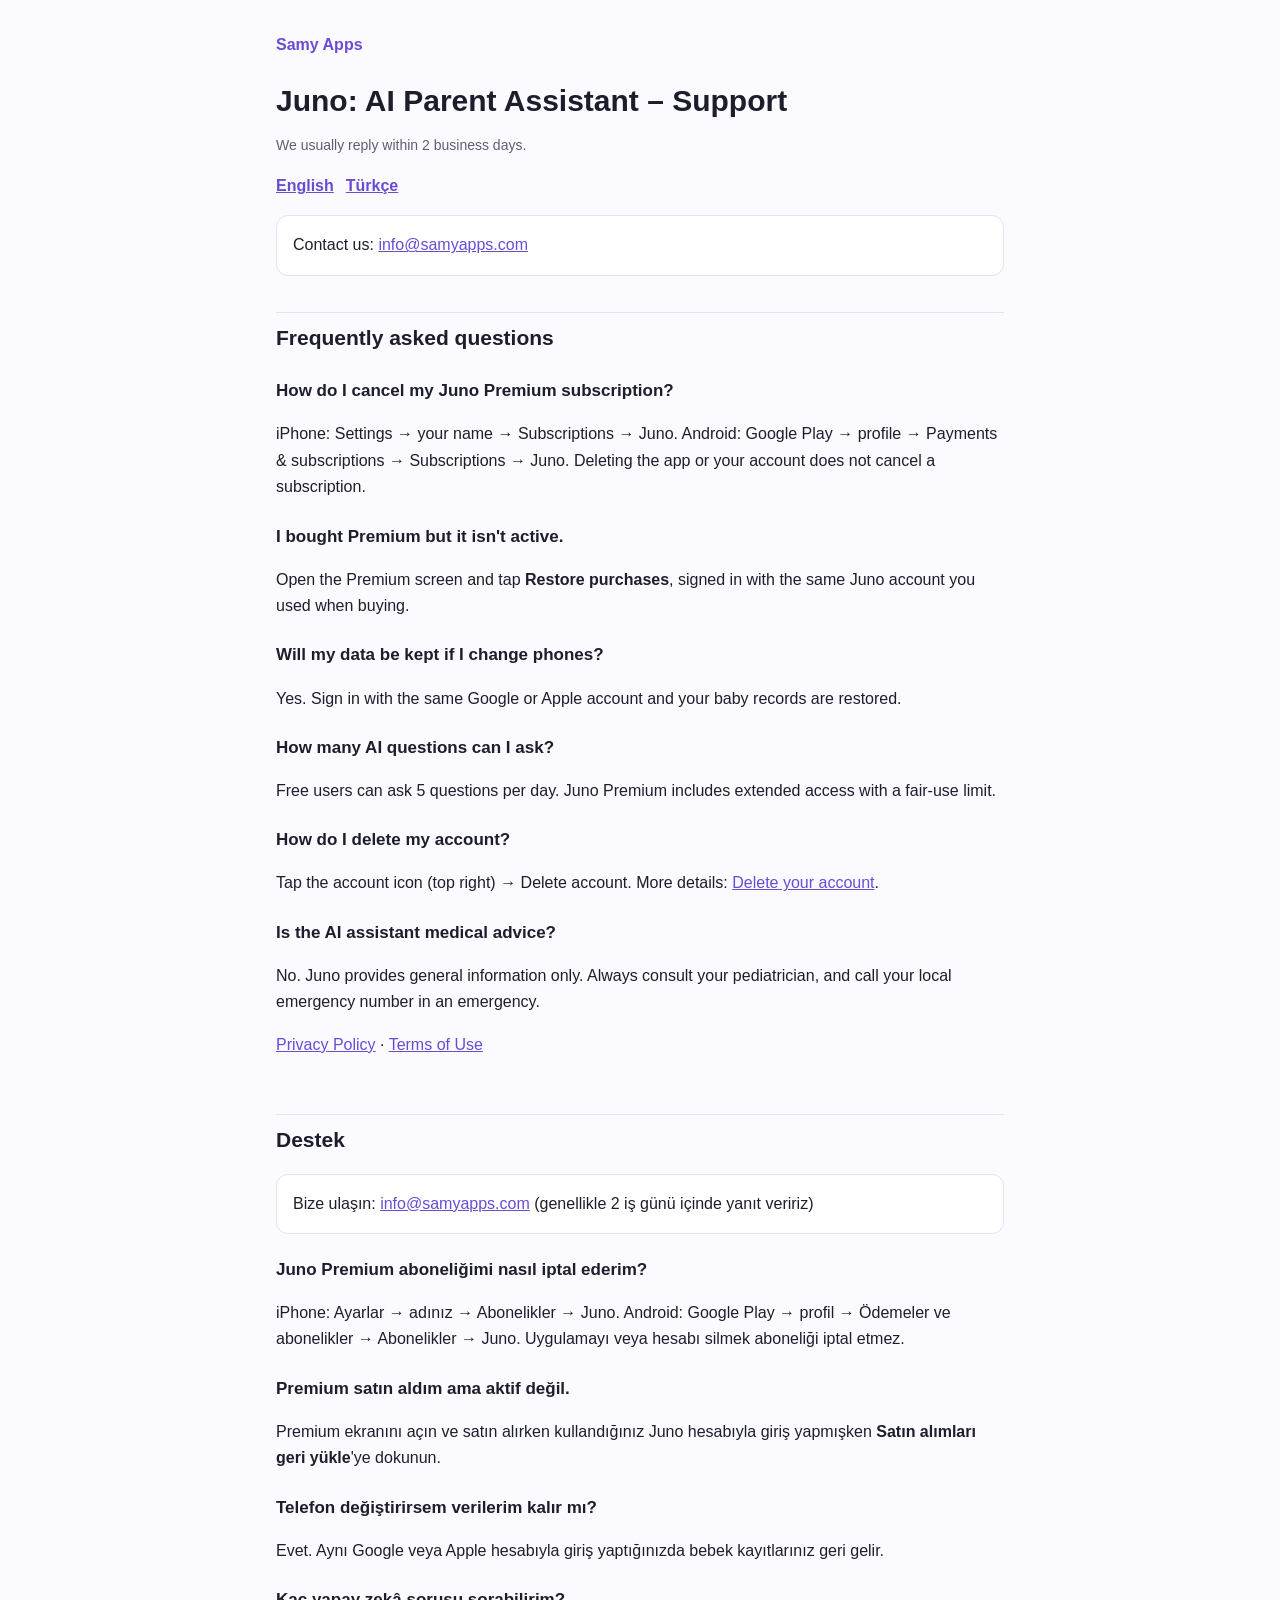
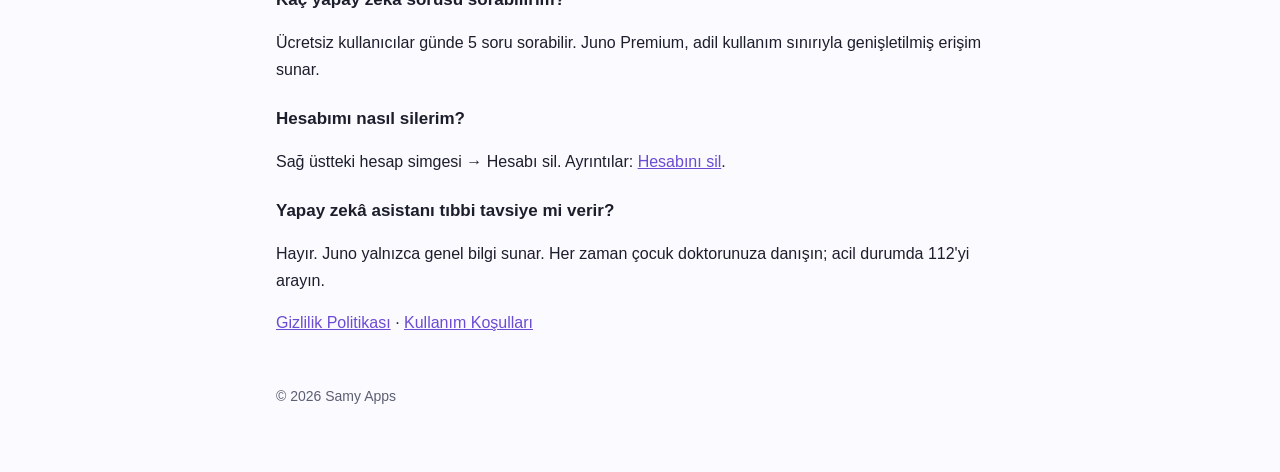
<file: juno/support/index.html>
<!doctype html>
<html lang="en">
<head>
<meta charset="utf-8">
<meta name="viewport" content="width=device-width, initial-scale=1">
<title>Juno – Support</title>
<link rel="stylesheet" href="/style.css">
</head>
<body>
<main>
  <header><a class="brand" href="/">Samy Apps</a></header>
  <h1>Juno: AI Parent Assistant – Support</h1>
  <p class="meta">We usually reply within 2 business days.</p>
  <nav class="lang"><a href="#en">English</a><a href="#tr">Türkçe</a></nav>

  <section id="en" lang="en">
  <div class="box">Contact us: <a href="mailto:info@samyapps.com?subject=Juno%20support">info@samyapps.com</a></div>

  <h2>Frequently asked questions</h2>
  <h3>How do I cancel my Juno Premium subscription?</h3>
  <p>iPhone: Settings → your name → Subscriptions → Juno. Android: Google Play → profile → Payments &amp;
  subscriptions → Subscriptions → Juno. Deleting the app or your account does not cancel a subscription.</p>

  <h3>I bought Premium but it isn't active.</h3>
  <p>Open the Premium screen and tap <strong>Restore purchases</strong>, signed in with the same Juno account
  you used when buying.</p>

  <h3>Will my data be kept if I change phones?</h3>
  <p>Yes. Sign in with the same Google or Apple account and your baby records are restored.</p>

  <h3>How many AI questions can I ask?</h3>
  <p>Free users can ask 5 questions per day. Juno Premium includes extended access with a fair-use limit.</p>

  <h3>How do I delete my account?</h3>
  <p>Tap the account icon (top right) → Delete account. More details:
  <a href="/juno/delete-account/">Delete your account</a>.</p>

  <h3>Is the AI assistant medical advice?</h3>
  <p>No. Juno provides general information only. Always consult your pediatrician, and call your local
  emergency number in an emergency.</p>

  <p><a href="/juno/privacy/">Privacy Policy</a> · <a href="/juno/terms/">Terms of Use</a></p>
  </section>

  <section id="tr" lang="tr">
  <h2 style="margin-top:56px">Destek</h2>
  <div class="box">Bize ulaşın: <a href="mailto:info@samyapps.com?subject=Juno%20destek">info@samyapps.com</a>
  (genellikle 2 iş günü içinde yanıt veririz)</div>

  <h3>Juno Premium aboneliğimi nasıl iptal ederim?</h3>
  <p>iPhone: Ayarlar → adınız → Abonelikler → Juno. Android: Google Play → profil → Ödemeler ve abonelikler →
  Abonelikler → Juno. Uygulamayı veya hesabı silmek aboneliği iptal etmez.</p>

  <h3>Premium satın aldım ama aktif değil.</h3>
  <p>Premium ekranını açın ve satın alırken kullandığınız Juno hesabıyla giriş yapmışken
  <strong>Satın alımları geri yükle</strong>'ye dokunun.</p>

  <h3>Telefon değiştirirsem verilerim kalır mı?</h3>
  <p>Evet. Aynı Google veya Apple hesabıyla giriş yaptığınızda bebek kayıtlarınız geri gelir.</p>

  <h3>Kaç yapay zekâ sorusu sorabilirim?</h3>
  <p>Ücretsiz kullanıcılar günde 5 soru sorabilir. Juno Premium, adil kullanım sınırıyla genişletilmiş erişim
  sunar.</p>

  <h3>Hesabımı nasıl silerim?</h3>
  <p>Sağ üstteki hesap simgesi → Hesabı sil. Ayrıntılar: <a href="/juno/delete-account/#tr">Hesabını sil</a>.</p>

  <h3>Yapay zekâ asistanı tıbbi tavsiye mi verir?</h3>
  <p>Hayır. Juno yalnızca genel bilgi sunar. Her zaman çocuk doktorunuza danışın; acil durumda 112'yi arayın.</p>

  <p><a href="/juno/privacy/#tr">Gizlilik Politikası</a> · <a href="/juno/terms/#tr">Kullanım Koşulları</a></p>
  </section>

  <footer>© 2026 Samy Apps</footer>
</main>
</body>
</html>
</file>
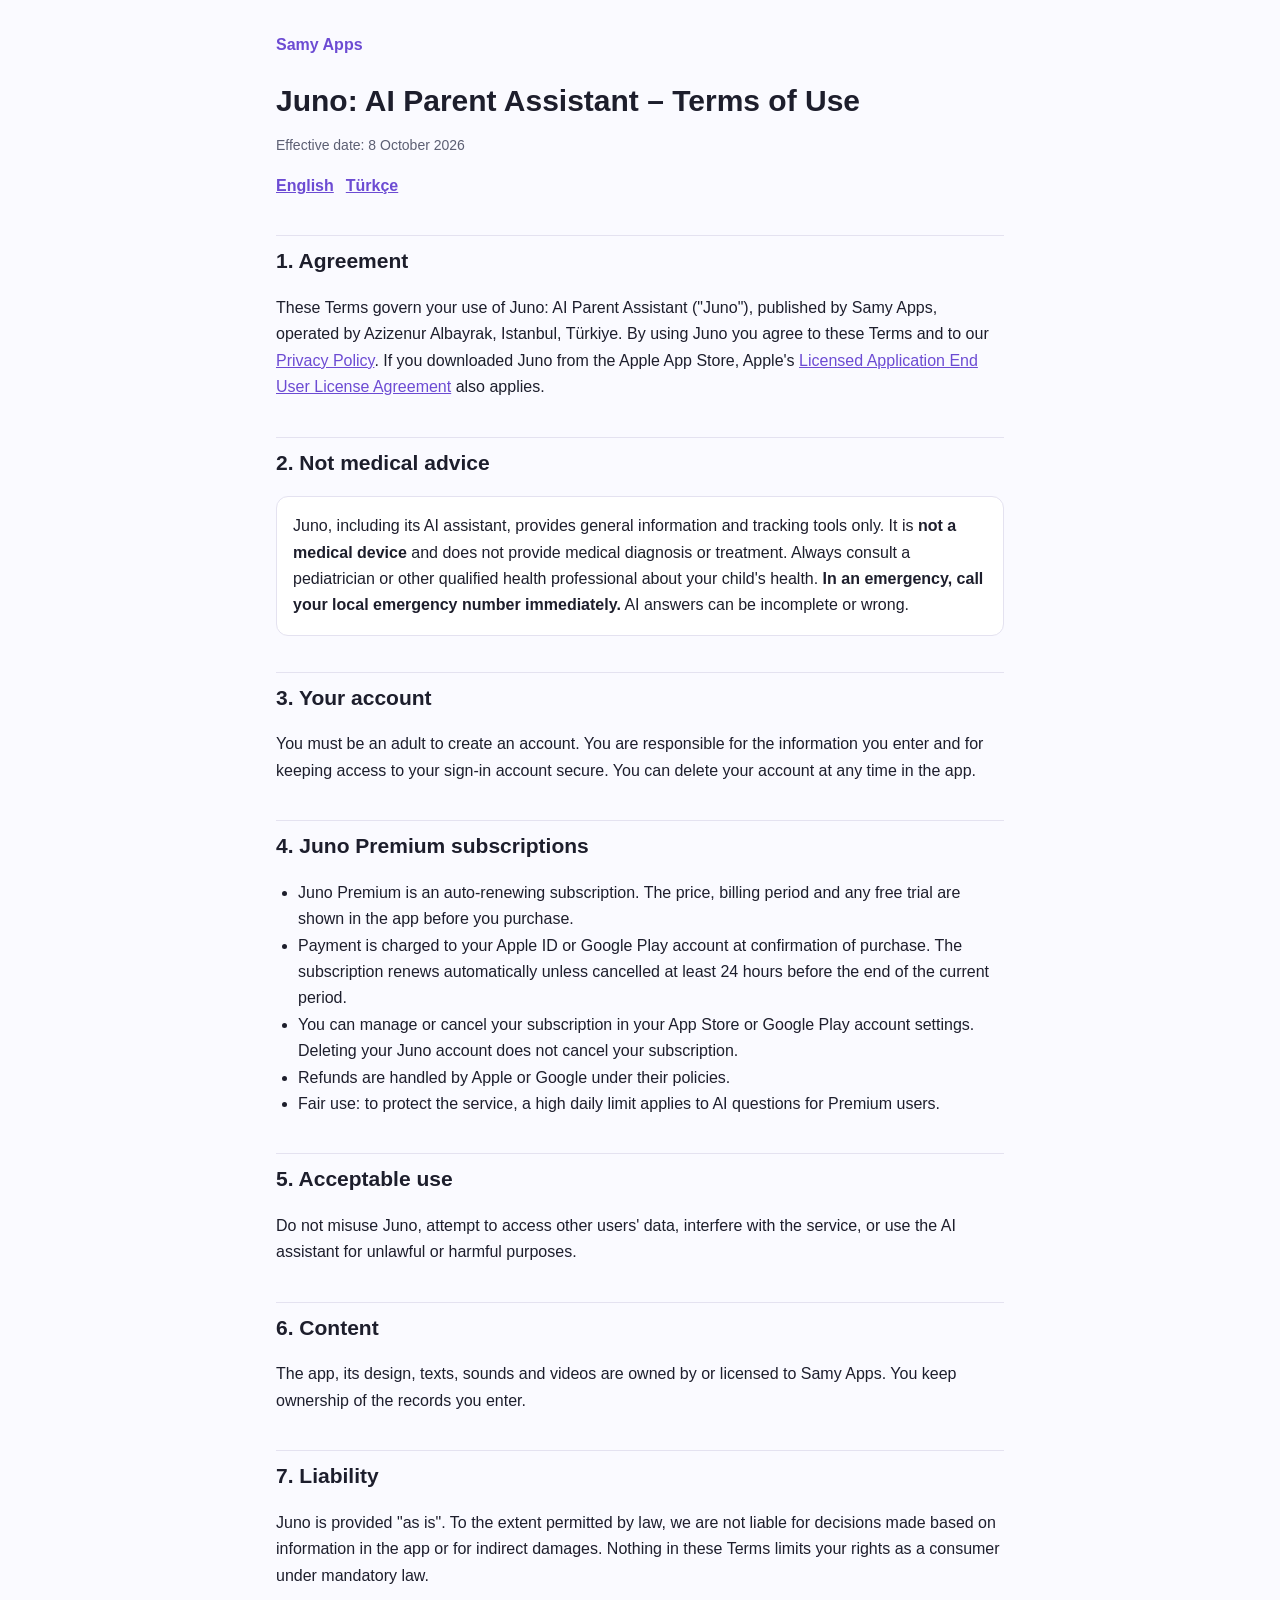
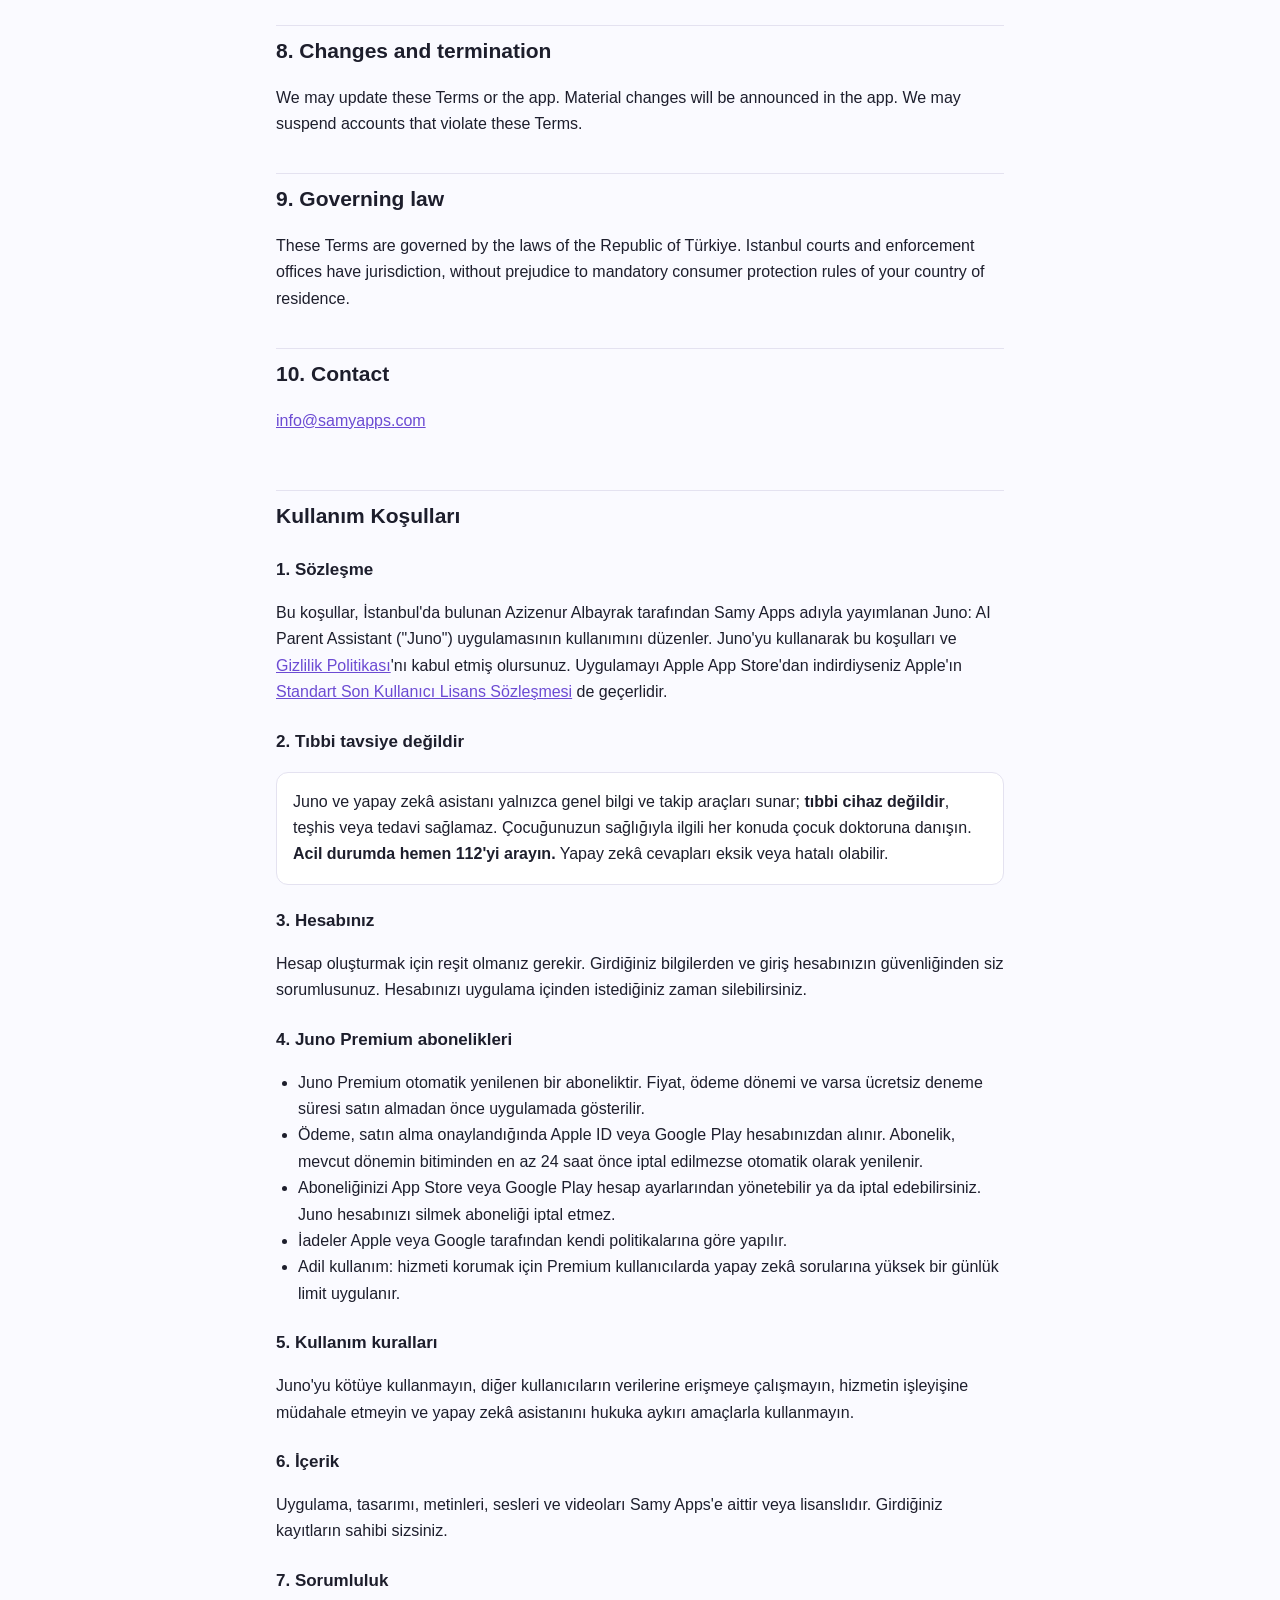
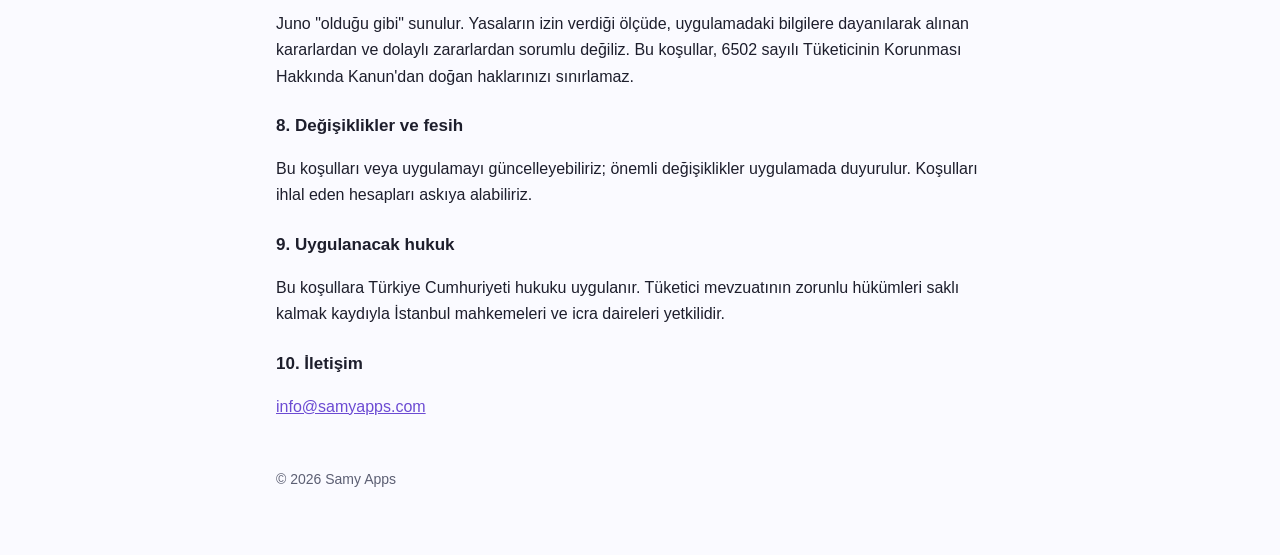
<file: juno/terms/index.html>
<!doctype html>
<html lang="en">
<head>
<meta charset="utf-8">
<meta name="viewport" content="width=device-width, initial-scale=1">
<title>Juno – Terms of Use</title>
<link rel="stylesheet" href="/style.css">
</head>
<body>
<main>
  <header><a class="brand" href="/">Samy Apps</a></header>
  <h1>Juno: AI Parent Assistant – Terms of Use</h1>
  <p class="meta">Effective date: 8 October 2026</p>
  <nav class="lang"><a href="#en">English</a><a href="#tr">Türkçe</a></nav>

  <section id="en" lang="en">
  <h2>1. Agreement</h2>
  <p>These Terms govern your use of Juno: AI Parent Assistant ("Juno"), published by Samy Apps, operated by
  Azizenur Albayrak, Istanbul, Türkiye. By using Juno you agree to these Terms and to our
  <a href="/juno/privacy/">Privacy Policy</a>. If you downloaded Juno from the Apple App Store, Apple's
  <a href="https://www.apple.com/legal/internet-services/itunes/dev/stdeula/">Licensed Application End User
  License Agreement</a> also applies.</p>

  <h2>2. Not medical advice</h2>
  <div class="box">Juno, including its AI assistant, provides general information and tracking tools only. It
  is <strong>not a medical device</strong> and does not provide medical diagnosis or treatment. Always consult
  a pediatrician or other qualified health professional about your child's health. <strong>In an emergency,
  call your local emergency number immediately.</strong> AI answers can be incomplete or wrong.</div>

  <h2>3. Your account</h2>
  <p>You must be an adult to create an account. You are responsible for the information you enter and for
  keeping access to your sign-in account secure. You can delete your account at any time in the app.</p>

  <h2>4. Juno Premium subscriptions</h2>
  <ul>
    <li>Juno Premium is an auto-renewing subscription. The price, billing period and any free trial are shown
    in the app before you purchase.</li>
    <li>Payment is charged to your Apple ID or Google Play account at confirmation of purchase. The
    subscription renews automatically unless cancelled at least 24 hours before the end of the current
    period.</li>
    <li>You can manage or cancel your subscription in your App Store or Google Play account settings.
    Deleting your Juno account does not cancel your subscription.</li>
    <li>Refunds are handled by Apple or Google under their policies.</li>
    <li>Fair use: to protect the service, a high daily limit applies to AI questions for Premium users.</li>
  </ul>

  <h2>5. Acceptable use</h2>
  <p>Do not misuse Juno, attempt to access other users' data, interfere with the service, or use the AI
  assistant for unlawful or harmful purposes.</p>

  <h2>6. Content</h2>
  <p>The app, its design, texts, sounds and videos are owned by or licensed to Samy Apps. You keep ownership
  of the records you enter.</p>

  <h2>7. Liability</h2>
  <p>Juno is provided "as is". To the extent permitted by law, we are not liable for decisions made based on
  information in the app or for indirect damages. Nothing in these Terms limits your rights as a consumer
  under mandatory law.</p>

  <h2>8. Changes and termination</h2>
  <p>We may update these Terms or the app. Material changes will be announced in the app. We may suspend
  accounts that violate these Terms.</p>

  <h2>9. Governing law</h2>
  <p>These Terms are governed by the laws of the Republic of Türkiye. Istanbul courts and enforcement offices
  have jurisdiction, without prejudice to mandatory consumer protection rules of your country of residence.</p>

  <h2>10. Contact</h2>
  <p><a href="mailto:info@samyapps.com">info@samyapps.com</a></p>
  </section>

  <section id="tr" lang="tr">
  <h2 style="margin-top:56px">Kullanım Koşulları</h2>
  <h3>1. Sözleşme</h3>
  <p>Bu koşullar, İstanbul'da bulunan Azizenur Albayrak tarafından Samy Apps adıyla yayımlanan Juno: AI Parent
  Assistant ("Juno") uygulamasının kullanımını düzenler. Juno'yu kullanarak bu koşulları ve
  <a href="/juno/privacy/#tr">Gizlilik Politikası</a>'nı kabul etmiş olursunuz. Uygulamayı Apple App Store'dan
  indirdiyseniz Apple'ın <a href="https://www.apple.com/legal/internet-services/itunes/dev/stdeula/">Standart
  Son Kullanıcı Lisans Sözleşmesi</a> de geçerlidir.</p>

  <h3>2. Tıbbi tavsiye değildir</h3>
  <div class="box">Juno ve yapay zekâ asistanı yalnızca genel bilgi ve takip araçları sunar; <strong>tıbbi
  cihaz değildir</strong>, teşhis veya tedavi sağlamaz. Çocuğunuzun sağlığıyla ilgili her konuda çocuk doktoruna
  danışın. <strong>Acil durumda hemen 112'yi arayın.</strong> Yapay zekâ cevapları eksik veya hatalı
  olabilir.</div>

  <h3>3. Hesabınız</h3>
  <p>Hesap oluşturmak için reşit olmanız gerekir. Girdiğiniz bilgilerden ve giriş hesabınızın güvenliğinden
  siz sorumlusunuz. Hesabınızı uygulama içinden istediğiniz zaman silebilirsiniz.</p>

  <h3>4. Juno Premium abonelikleri</h3>
  <ul>
    <li>Juno Premium otomatik yenilenen bir aboneliktir. Fiyat, ödeme dönemi ve varsa ücretsiz deneme süresi
    satın almadan önce uygulamada gösterilir.</li>
    <li>Ödeme, satın alma onaylandığında Apple ID veya Google Play hesabınızdan alınır. Abonelik, mevcut dönemin
    bitiminden en az 24 saat önce iptal edilmezse otomatik olarak yenilenir.</li>
    <li>Aboneliğinizi App Store veya Google Play hesap ayarlarından yönetebilir ya da iptal edebilirsiniz.
    Juno hesabınızı silmek aboneliği iptal etmez.</li>
    <li>İadeler Apple veya Google tarafından kendi politikalarına göre yapılır.</li>
    <li>Adil kullanım: hizmeti korumak için Premium kullanıcılarda yapay zekâ sorularına yüksek bir günlük
    limit uygulanır.</li>
  </ul>

  <h3>5. Kullanım kuralları</h3>
  <p>Juno'yu kötüye kullanmayın, diğer kullanıcıların verilerine erişmeye çalışmayın, hizmetin işleyişine
  müdahale etmeyin ve yapay zekâ asistanını hukuka aykırı amaçlarla kullanmayın.</p>

  <h3>6. İçerik</h3>
  <p>Uygulama, tasarımı, metinleri, sesleri ve videoları Samy Apps'e aittir veya lisanslıdır. Girdiğiniz
  kayıtların sahibi sizsiniz.</p>

  <h3>7. Sorumluluk</h3>
  <p>Juno "olduğu gibi" sunulur. Yasaların izin verdiği ölçüde, uygulamadaki bilgilere dayanılarak alınan
  kararlardan ve dolaylı zararlardan sorumlu değiliz. Bu koşullar, 6502 sayılı Tüketicinin Korunması Hakkında
  Kanun'dan doğan haklarınızı sınırlamaz.</p>

  <h3>8. Değişiklikler ve fesih</h3>
  <p>Bu koşulları veya uygulamayı güncelleyebiliriz; önemli değişiklikler uygulamada duyurulur. Koşulları
  ihlal eden hesapları askıya alabiliriz.</p>

  <h3>9. Uygulanacak hukuk</h3>
  <p>Bu koşullara Türkiye Cumhuriyeti hukuku uygulanır. Tüketici mevzuatının zorunlu hükümleri saklı kalmak
  kaydıyla İstanbul mahkemeleri ve icra daireleri yetkilidir.</p>

  <h3>10. İletişim</h3>
  <p><a href="mailto:info@samyapps.com">info@samyapps.com</a></p>
  </section>

  <footer>© 2026 Samy Apps</footer>
</main>
</body>
</html>
</file>
<file: style.css>
:root {
  --bg: #fafaff;
  --text: #1d1e2c;
  --muted: #5c5f73;
  --accent: #6c4bd3;
  --line: #e4e2f0;
  --card: #ffffff;
}
@media (prefers-color-scheme: dark) {
  :root {
    --bg: #0f1018;
    --text: #e9e8f2;
    --muted: #a3a2b8;
    --accent: #a993ff;
    --line: #2a2a3a;
    --card: #171826;
  }
}
* { box-sizing: border-box; }
body {
  margin: 0;
  background: var(--bg);
  color: var(--text);
  font: 16px/1.65 -apple-system, BlinkMacSystemFont, "Segoe UI", Roboto, sans-serif;
}
main { max-width: 760px; margin: 0 auto; padding: 32px 16px 64px; }
header { margin-bottom: 24px; }
header .brand { color: var(--accent); font-weight: 700; text-decoration: none; }
h1 { font-size: 30px; line-height: 1.25; margin: 8px 0 4px; }
h2 { font-size: 21px; margin: 36px 0 8px; padding-top: 8px; border-top: 1px solid var(--line); }
h3 { font-size: 17px; margin: 22px 0 4px; }
p, li { color: var(--text); }
.meta { color: var(--muted); font-size: 14px; }
.lang { display: flex; gap: 12px; margin: 16px 0 8px; }
.lang a { color: var(--accent); font-weight: 600; }
.box { background: var(--card); border: 1px solid var(--line); border-radius: 12px; padding: 16px; margin: 16px 0; }
a { color: var(--accent); }
ul { padding-left: 22px; }
footer { margin-top: 48px; color: var(--muted); font-size: 14px; }
</file>
